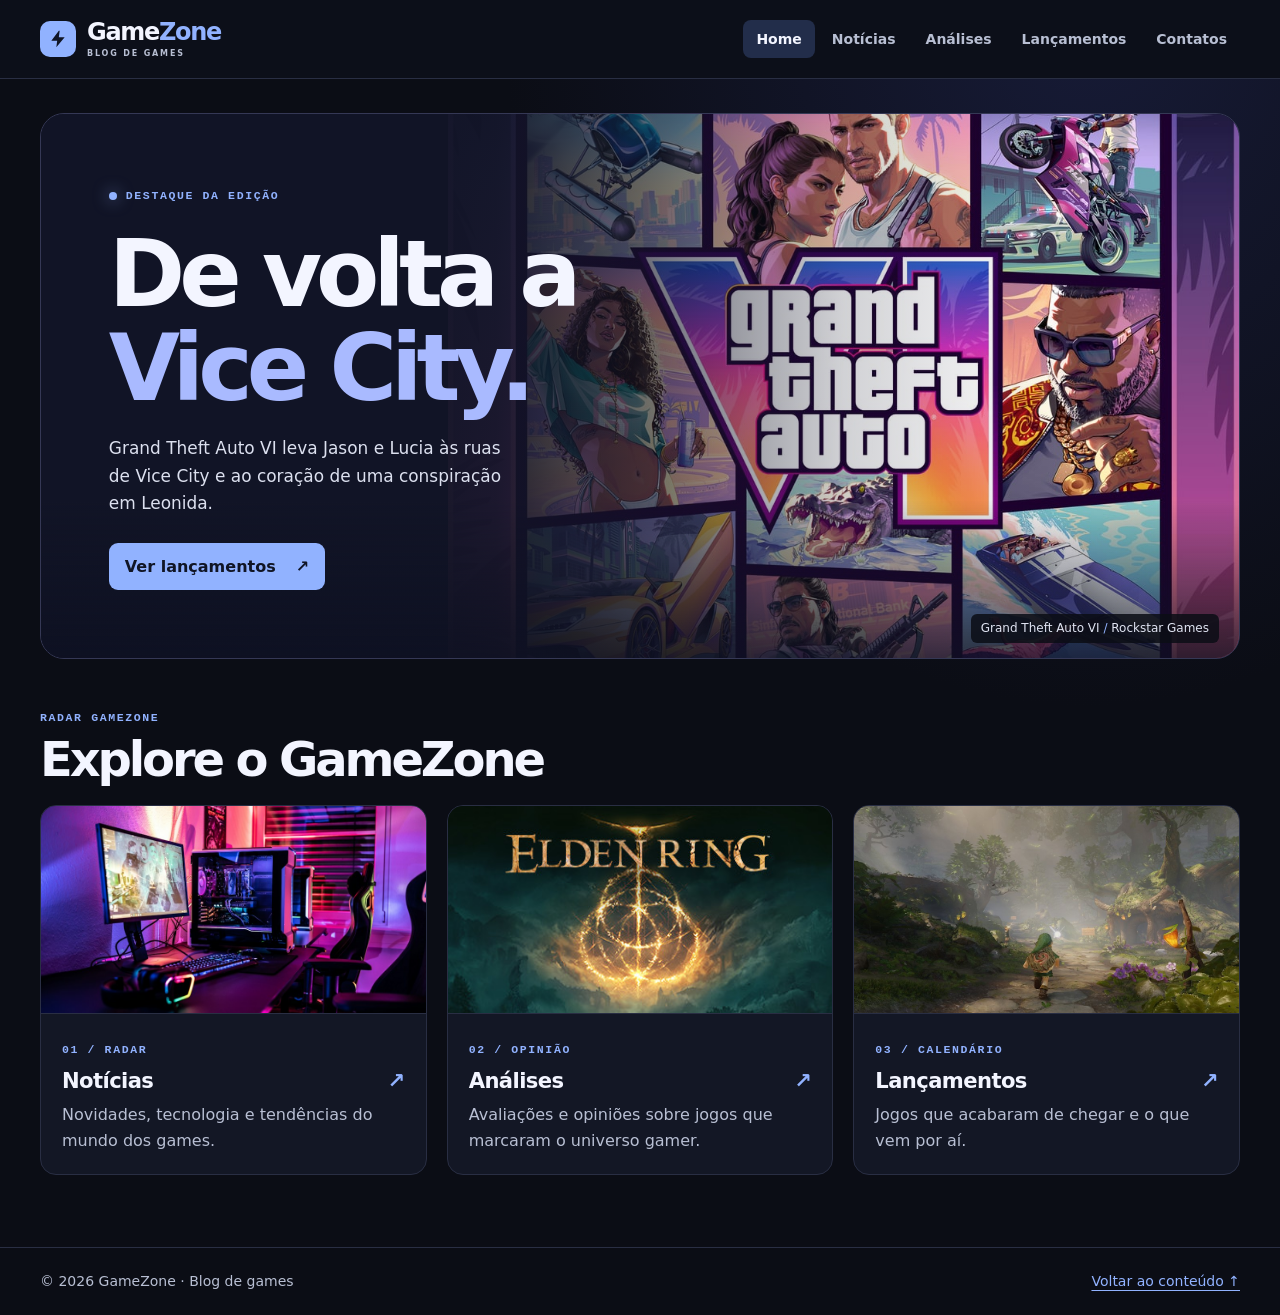
<file: index.html>
<!DOCTYPE html>
<html lang="pt-BR">
<head>
    <meta charset="UTF-8">
    <meta name="viewport" content="width=device-width, initial-scale=1.0">
    <title>GameZone | Home</title>
    <link rel="stylesheet" href="css/style.css">
</head>
<body>

    <a class="pular" href="#conteudo">Ir para o conteúdo</a>
    <header class="topo">
        <div class="container topo-conteudo">
            <a class="marca" href="index.html" aria-label="GameZone, página inicial">
                <svg class="marca-icone" viewBox="0 0 24 24" aria-hidden="true">
                    <path d="M13 2 4 14h7l-1 8 10-12h-7l1-8z" fill="currentColor"/>
                </svg>
                <span>Game<strong>Zone</strong><small>BLOG DE GAMES</small></span>
            </a>
            <nav class="menu" aria-label="Navegação principal">
                <a href="index.html" aria-current="page">Home</a>
                <a href="noticias.html">Notícias</a>
                <a href="analises.html">Análises</a>
                <a href="lancamentos.html">Lançamentos</a>
                <a href="contatos.html">Contatos</a>
            </nav>
        </div>
    </header>

    <main id="conteudo" class="container">
        <section class="hero" aria-labelledby="titulo-home">
            <img class="hero-imagem" src="imagens/gta-6.jpg" alt="">
            <div class="hero-conteudo">
                <span class="rotulo"><span class="sinal" aria-hidden="true"></span> Destaque da edição</span>
                <h1 id="titulo-home">De volta a<br><em>Vice City.</em></h1>
                <p>Grand Theft Auto VI leva Jason e Lucia às ruas de Vice City e ao coração de uma conspiração em Leonida.</p>
                <a class="botao" href="lancamentos.html">Ver lançamentos <span aria-hidden="true">↗</span></a>
            </div>
            <span class="hero-legenda">Grand Theft Auto VI <span aria-hidden="true">/</span> Rockstar Games</span>
        </section>

        <section class="destaques" aria-labelledby="titulo-destaques">
            <div class="cabecalho-secao">
                <span class="rotulo">Radar GameZone</span>
                <h2 id="titulo-destaques">Explore o GameZone</h2>
            </div>

            <div class="cards">
                <article class="card">
                    <a class="card-link" href="noticias.html">
                        <img src="imagens/noticia1.jpg" alt="">
                        <div class="card-conteudo">
                            <span class="rotulo">01 / Radar</span>
                            <h3>Notícias <span aria-hidden="true">↗</span></h3>
                            <p>Novidades, tecnologia e tendências do mundo dos games.</p>
                        </div>
                    </a>
                </article>

                <article class="card">
                    <a class="card-link" href="analises.html">
                        <img src="imagens/eldenring.jpg" alt="">
                        <div class="card-conteudo">
                            <span class="rotulo">02 / Opinião</span>
                            <h3>Análises <span aria-hidden="true">↗</span></h3>
                            <p>Avaliações e opiniões sobre jogos que marcaram o universo gamer.</p>
                        </div>
                    </a>
                </article>

                <article class="card">
                    <a class="card-link" href="lancamentos.html">
                        <img src="imagens/zelda-ocarina-of-time.jpg" alt="">
                        <div class="card-conteudo">
                            <span class="rotulo">03 / Calendário</span>
                            <h3>Lançamentos <span aria-hidden="true">↗</span></h3>
                            <p>Jogos que acabaram de chegar e o que vem por aí.</p>
                        </div>
                    </a>
                </article>
            </div>
        </section>
    </main>

    <footer class="rodape">
    <div class="container rodape-conteudo">
        <p>© 2026 GameZone · Blog de games</p>
        <a href="#conteudo">Voltar ao conteúdo ↑</a>
    </div>
</footer>

</body>
</html>
</file>
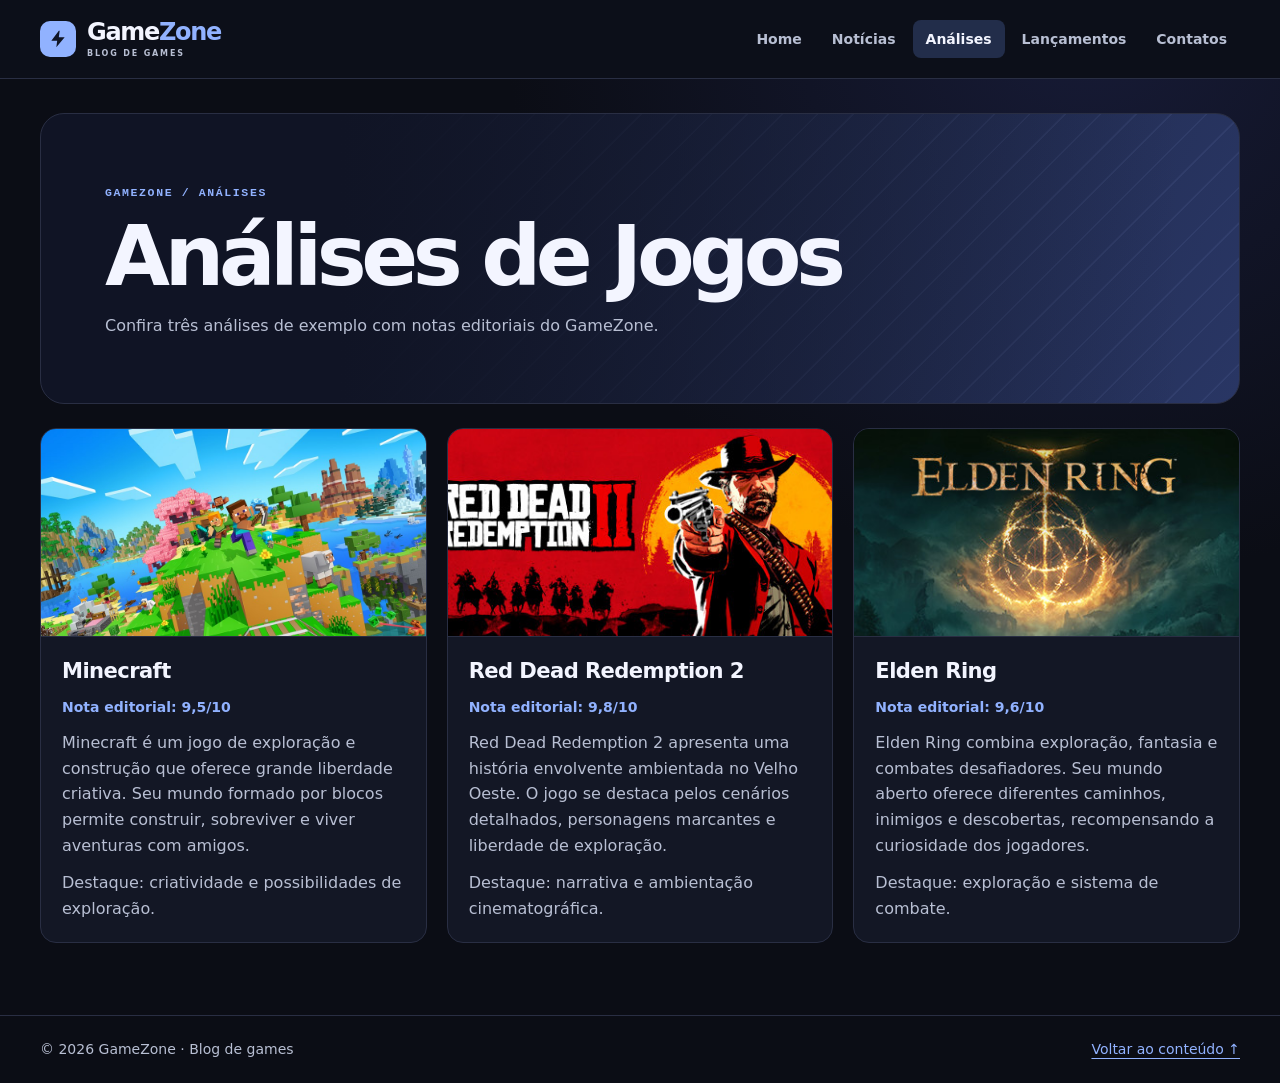
<file: analises.html>
<!DOCTYPE html>
<html lang="pt-BR">
<head>
    <meta charset="UTF-8">
    <meta name="viewport" content="width=device-width, initial-scale=1.0">
    <title>GameZone | Análises</title>
    <link rel="stylesheet" href="css/style.css">
</head>
<body>

    <a class="pular" href="#conteudo">Ir para o conteúdo</a>
    <header class="topo">
        <div class="container topo-conteudo">
            <a class="marca" href="index.html" aria-label="GameZone, página inicial">
                <svg class="marca-icone" viewBox="0 0 24 24" aria-hidden="true">
                    <path d="M13 2 4 14h7l-1 8 10-12h-7l1-8z" fill="currentColor"/>
                </svg>
                <span>Game<strong>Zone</strong><small>BLOG DE GAMES</small></span>
            </a>
            <nav class="menu" aria-label="Navegação principal">
                <a href="index.html">Home</a>
                <a href="noticias.html">Notícias</a>
                <a href="analises.html" aria-current="page">Análises</a>
                <a href="lancamentos.html">Lançamentos</a>
                <a href="contatos.html">Contatos</a>
            </nav>
        </div>
    </header>

<main id="conteudo" class="container pagina-interna">
    <section class="titulo-pagina">
        <span class="rotulo">GameZone / Análises</span>
        <h1>Análises de Jogos</h1>
        <p>
            Confira três análises de exemplo com notas editoriais do GameZone.
        </p>
    </section>

    <section class="cards" aria-label="Artigos da seção">

        <article class="card">
            <img src="imagens/minecraft.jpg"
                 alt="Jogo Minecraft">
            <div class="card-conteudo">
                <h3>Minecraft</h3>
                <p class="nota">Nota editorial: 9,5/10</p>
                <p>
                    Minecraft é um jogo de exploração
                    e construção que oferece grande
                    liberdade criativa. Seu mundo
                    formado por blocos permite
                    construir, sobreviver e viver
                    aventuras com amigos.
                </p>
                <p>
                    Destaque: criatividade e
                    possibilidades de exploração.
                </p>
            </div>
        </article>

        <article class="card">
            <img src="imagens/reddead.jpg"
                 alt="Red Dead Redemption 2">
            <div class="card-conteudo">
                <h3>Red Dead Redemption 2</h3>
                <p class="nota">Nota editorial: 9,8/10</p>
                <p>
                    Red Dead Redemption 2 apresenta
                    uma história envolvente ambientada
                    no Velho Oeste. O jogo se destaca
                    pelos cenários detalhados,
                    personagens marcantes e
                    liberdade de exploração.
                </p>
                <p>
                    Destaque: narrativa e
                    ambientação cinematográfica.
                </p>
            </div>
        </article>

        <article class="card">
            <img src="imagens/eldenring.jpg"
                 alt="Jogo Elden Ring">
            <div class="card-conteudo">
                <h3>Elden Ring</h3>
                <p class="nota">Nota editorial: 9,6/10</p>
                <p>
                    Elden Ring combina exploração,
                    fantasia e combates desafiadores.
                    Seu mundo aberto oferece
                    diferentes caminhos, inimigos
                    e descobertas, recompensando
                    a curiosidade dos jogadores.
                </p>
                <p>
                    Destaque: exploração e
                    sistema de combate.
                </p>
            </div>
        </article>

    </section>
</main>

<!-- Créditos das imagens
    minecraft.jpg — Mojang Studios / Xbox — https://www.xbox.com/en-US/games/store/1/9NXP44L49SHJ
    reddead.jpg — Rockstar Games / Steam — https://store.steampowered.com/app/1174180/
    eldenring.jpg — Bandai Namco / Steam — https://store.steampowered.com/app/1245620/
-->
<footer class="rodape">
    <div class="container rodape-conteudo">
        <p>© 2026 GameZone · Blog de games</p>
        <a href="#conteudo">Voltar ao conteúdo ↑</a>
    </div>
</footer>

</body>
</html>
</file>
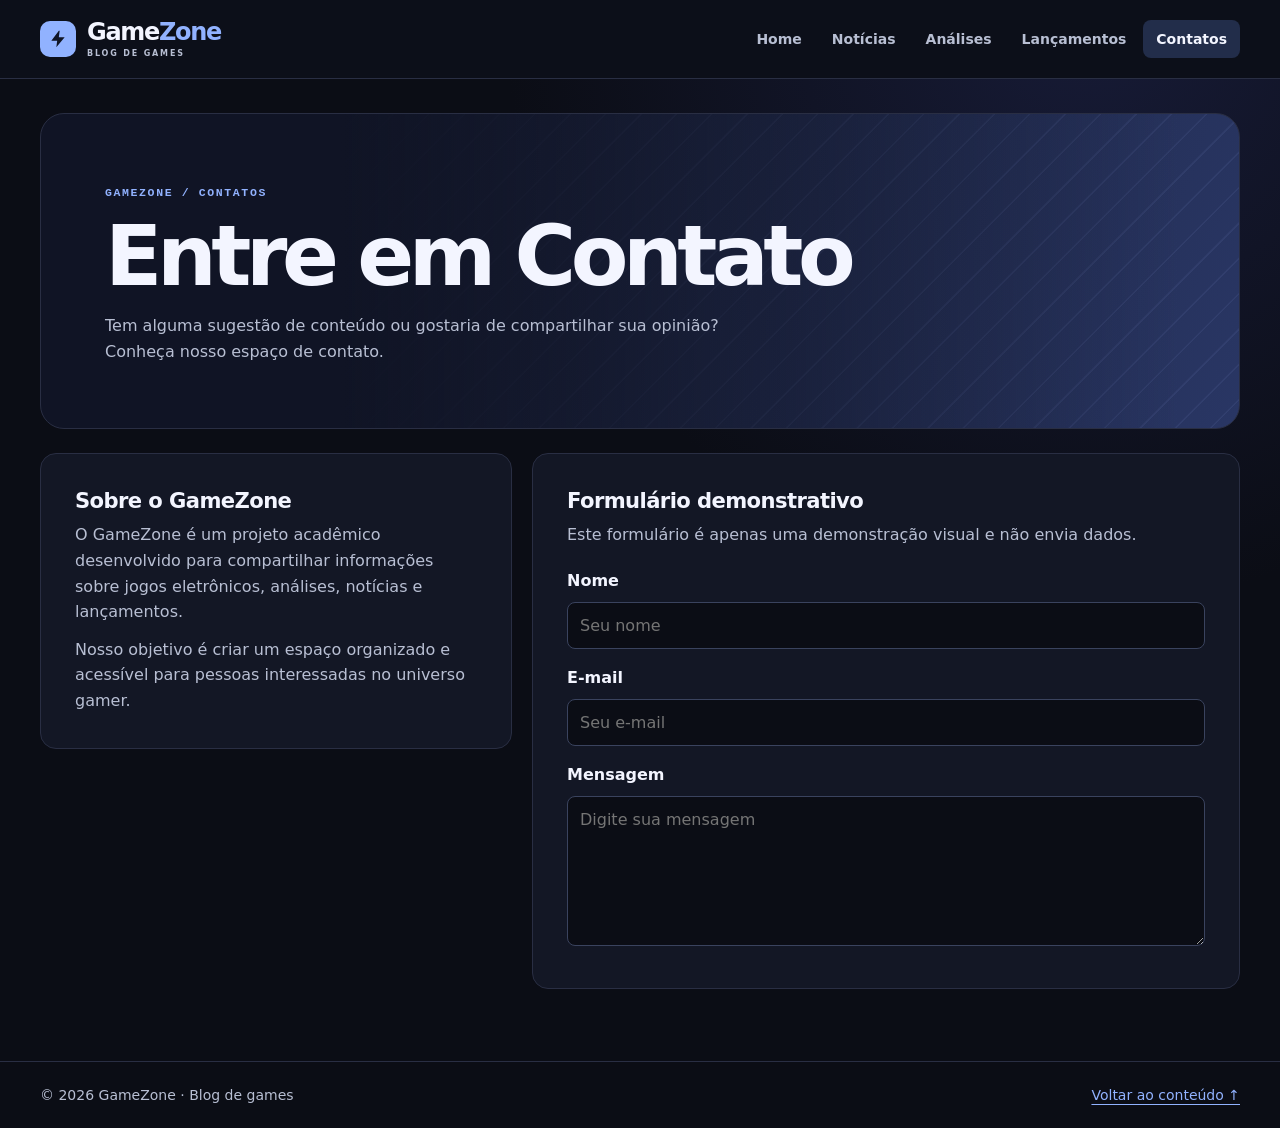
<file: contatos.html>
<!DOCTYPE html>
<html lang="pt-BR">
<head>
    <meta charset="UTF-8">
    <meta name="viewport" content="width=device-width, initial-scale=1.0">
    <title>GameZone | Contatos</title>
    <link rel="stylesheet" href="css/style.css">
</head>
<body>

    <a class="pular" href="#conteudo">Ir para o conteúdo</a>
    <header class="topo">
        <div class="container topo-conteudo">
            <a class="marca" href="index.html" aria-label="GameZone, página inicial">
                <svg class="marca-icone" viewBox="0 0 24 24" aria-hidden="true">
                    <path d="M13 2 4 14h7l-1 8 10-12h-7l1-8z" fill="currentColor"/>
                </svg>
                <span>Game<strong>Zone</strong><small>BLOG DE GAMES</small></span>
            </a>
            <nav class="menu" aria-label="Navegação principal">
                <a href="index.html">Home</a>
                <a href="noticias.html">Notícias</a>
                <a href="analises.html">Análises</a>
                <a href="lancamentos.html">Lançamentos</a>
                <a href="contatos.html" aria-current="page">Contatos</a>
            </nav>
        </div>
    </header>

<main id="conteudo" class="container pagina-interna">

    <section class="titulo-pagina">
        <span class="rotulo">GameZone / Contatos</span>
        <h1>Entre em Contato</h1>
        <p>
            Tem alguma sugestão de conteúdo
            ou gostaria de compartilhar sua opinião?
            Conheça nosso espaço de contato.
        </p>
    </section>

    <section class="contato-area">

        <div class="contato-info">
            <h3>Sobre o GameZone</h3>
            <p>
                O GameZone é um projeto acadêmico
                desenvolvido para compartilhar
                informações sobre jogos eletrônicos,
                análises, notícias e lançamentos.
            </p>
            <p>
                Nosso objetivo é criar um espaço
                organizado e acessível para pessoas
                interessadas no universo gamer.
            </p>
        </div>

        <div class="contato-formulario">
            <h3>Formulário demonstrativo</h3>
            <p>
                Este formulário é apenas uma
                demonstração visual e não envia dados.
            </p>

            <form onsubmit="return false">
                <label for="nome">Nome</label>
                <input type="text" id="nome"
                       name="nome" placeholder="Seu nome">

                <label for="email">E-mail</label>
                <input type="email" id="email"
                       name="email" placeholder="Seu e-mail">

                <label for="mensagem">Mensagem</label>
                <textarea id="mensagem" name="mensagem"
                          rows="5"
                          placeholder="Digite sua mensagem"></textarea>
            </form>
        </div>

    </section>

</main>

<footer class="rodape">
    <div class="container rodape-conteudo">
        <p>© 2026 GameZone · Blog de games</p>
        <a href="#conteudo">Voltar ao conteúdo ↑</a>
    </div>
</footer>

</body>
</html>
</file>
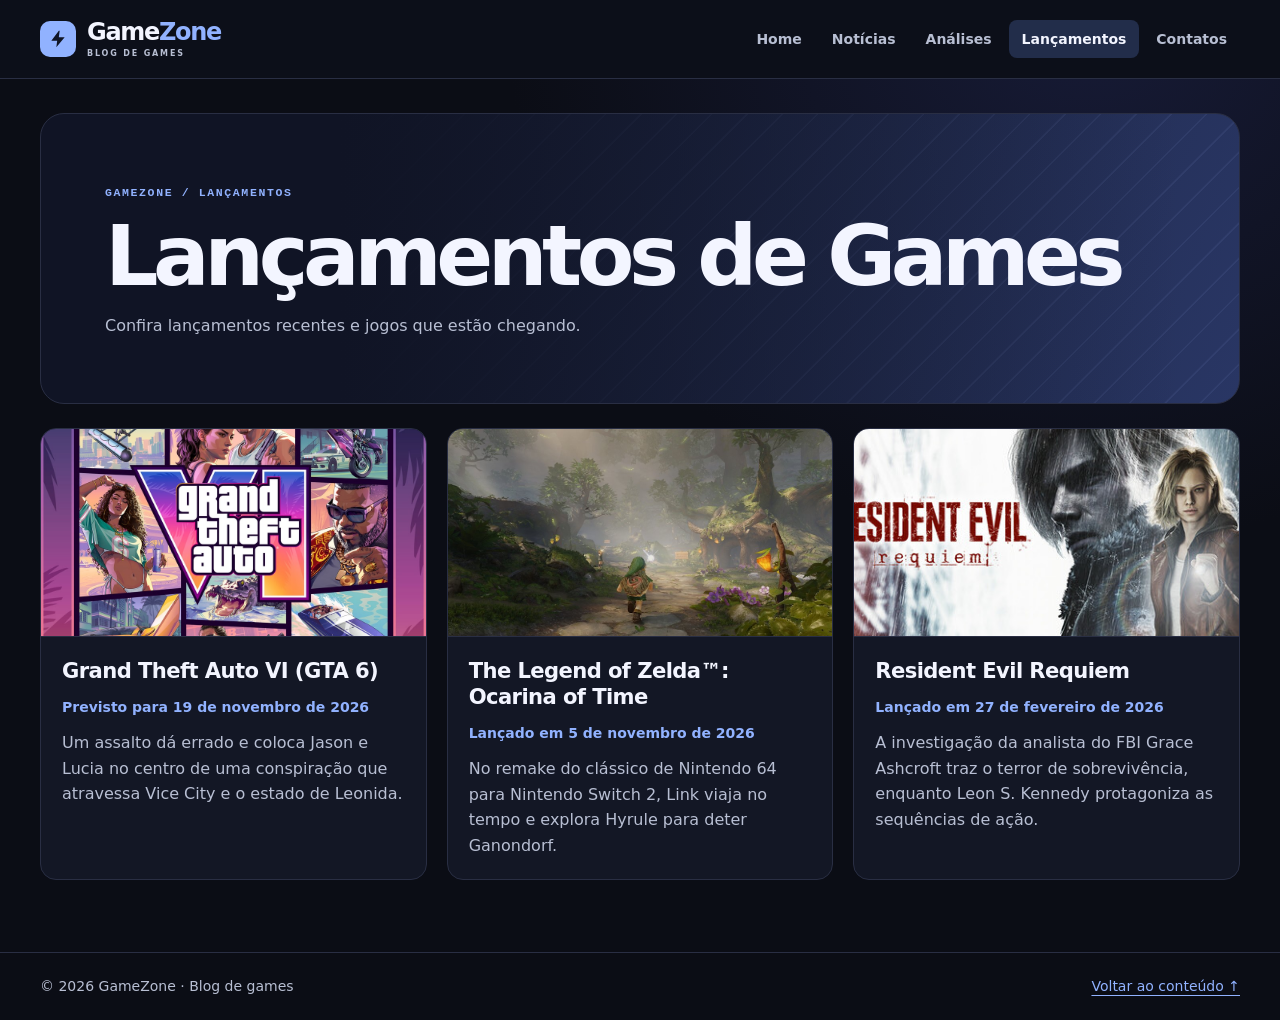
<file: lancamentos.html>
<!DOCTYPE html>
<html lang="pt-BR">
<head>
    <meta charset="UTF-8">
    <meta name="viewport" content="width=device-width, initial-scale=1.0">
    <title>GameZone | Lançamentos</title>
    <link rel="stylesheet" href="css/style.css">
</head>
<body>

    <a class="pular" href="#conteudo">Ir para o conteúdo</a>
    <header class="topo">
        <div class="container topo-conteudo">
            <a class="marca" href="index.html" aria-label="GameZone, página inicial">
                <svg class="marca-icone" viewBox="0 0 24 24" aria-hidden="true">
                    <path d="M13 2 4 14h7l-1 8 10-12h-7l1-8z" fill="currentColor"/>
                </svg>
                <span>Game<strong>Zone</strong><small>BLOG DE GAMES</small></span>
            </a>
            <nav class="menu" aria-label="Navegação principal">
                <a href="index.html">Home</a>
                <a href="noticias.html">Notícias</a>
                <a href="analises.html">Análises</a>
                <a href="lancamentos.html" aria-current="page">Lançamentos</a>
                <a href="contatos.html">Contatos</a>
            </nav>
        </div>
    </header>

<main id="conteudo" class="container pagina-interna">

    <section class="titulo-pagina">
        <span class="rotulo">GameZone / Lançamentos</span>
        <h1>Lançamentos de Games</h1>
        <p>
            Confira lançamentos recentes e jogos que estão chegando.
        </p>
    </section>

    <section class="cards" aria-label="Artigos da seção">

        <article class="card">
            <img src="imagens/gta-6.jpg"
                 alt="Arte promocional de Grand Theft Auto VI">
            <div class="card-conteudo">
                <h3>Grand Theft Auto VI (GTA 6)</h3>
                <p class="nota">Previsto para <time datetime="2026-11-19">19 de novembro de 2026</time></p>
                <p>
                    Um assalto dá errado e coloca Jason e Lucia no centro
                    de uma conspiração que atravessa Vice City e o estado de Leonida.
                </p>
            </div>
        </article>

        <article class="card">
            <img src="imagens/zelda-ocarina-of-time.jpg"
                 alt="Cena de The Legend of Zelda: Ocarina of Time para Nintendo Switch 2">
            <div class="card-conteudo">
                <h3>The Legend of Zelda™: Ocarina of Time</h3>
                <p class="nota">Lançado em <time datetime="2026-11-05">5 de novembro de 2026</time></p>
                <p>
                    No remake do clássico de Nintendo 64 para Nintendo Switch 2,
                    Link viaja no tempo e explora Hyrule para deter Ganondorf.
                </p>
            </div>
        </article>

        <article class="card">
            <img src="imagens/resident-evil-requiem.jpg"
                 alt="Arte promocional de Resident Evil Requiem">
            <div class="card-conteudo">
                <h3>Resident Evil Requiem</h3>
                <p class="nota">Lançado em <time datetime="2026-02-27">27 de fevereiro de 2026</time></p>
                <p>
                    A investigação da analista do FBI Grace Ashcroft traz o terror
                    de sobrevivência, enquanto Leon S. Kennedy protagoniza as
                    sequências de ação.
                </p>
            </div>
        </article>

    </section>
</main>

<!-- Créditos das imagens
    gta-6.jpg — Rockstar Games / PlayStation — https://www.playstation.com/en-us/games/grand-theft-auto-vi/
    zelda-ocarina-of-time.jpg — Nintendo — https://www.nintendo.com/us/store/products/the-legend-of-zelda-ocarina-of-time-125697/
    resident-evil-requiem.jpg — Capcom / Steam — https://store.steampowered.com/app/3764200/
-->
<footer class="rodape">
    <div class="container rodape-conteudo">
        <p>© 2026 GameZone · Blog de games</p>
        <a href="#conteudo">Voltar ao conteúdo ↑</a>
    </div>
</footer>

</body>
</html>
</file>
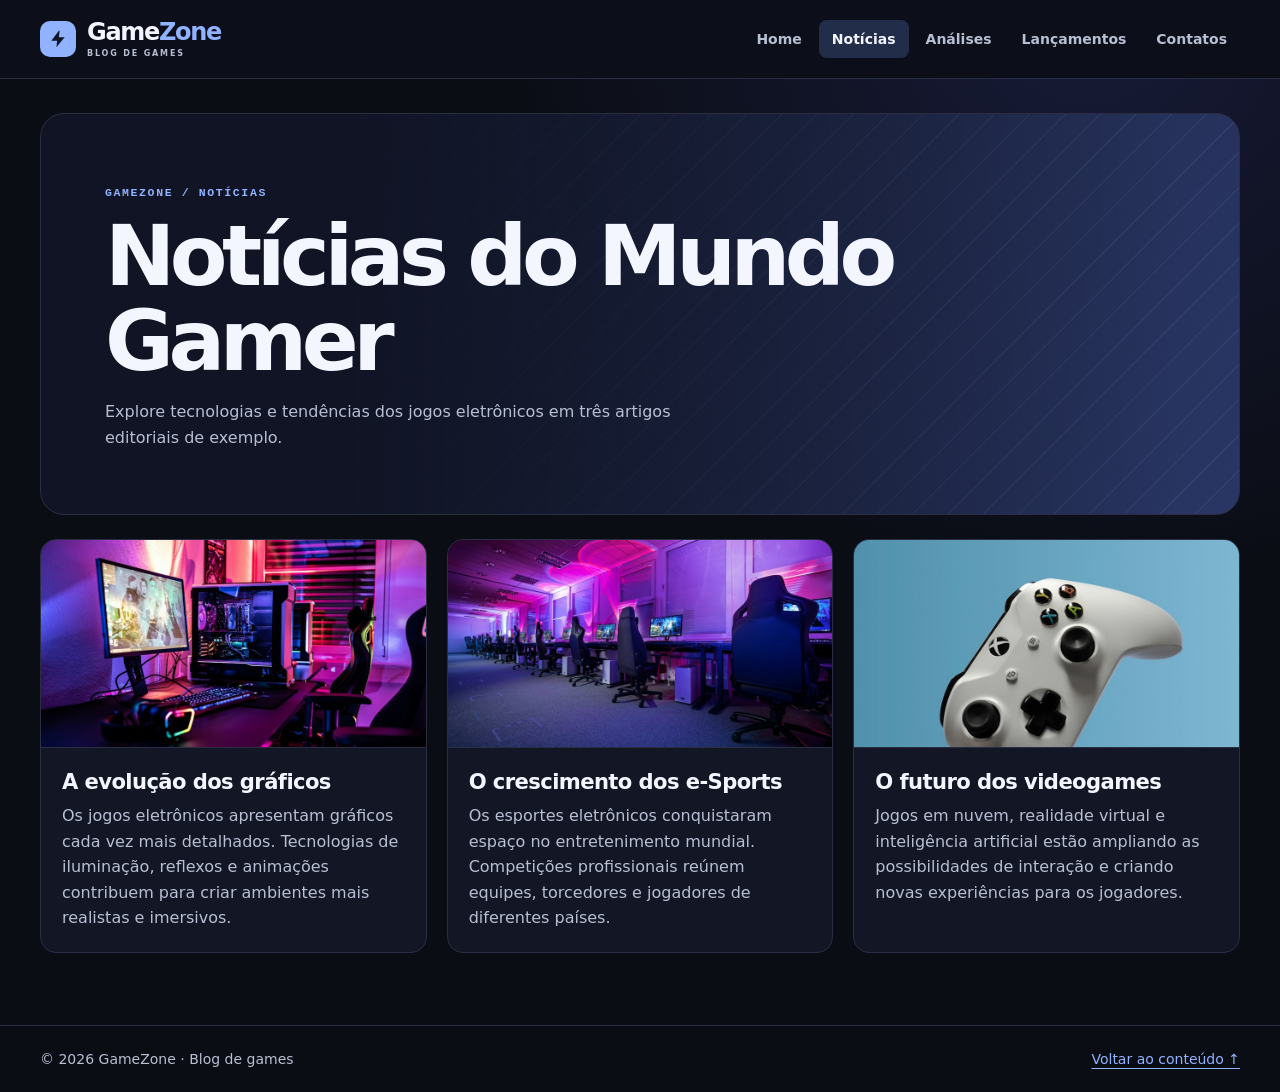
<file: noticias.html>
<!DOCTYPE html>
<html lang="pt-BR">
<head>
    <meta charset="UTF-8">
    <meta name="viewport" content="width=device-width, initial-scale=1.0">
    <title>GameZone | Notícias</title>
    <link rel="stylesheet" href="css/style.css">
</head>
<body>

    <a class="pular" href="#conteudo">Ir para o conteúdo</a>
    <header class="topo">
        <div class="container topo-conteudo">
            <a class="marca" href="index.html" aria-label="GameZone, página inicial">
                <svg class="marca-icone" viewBox="0 0 24 24" aria-hidden="true">
                    <path d="M13 2 4 14h7l-1 8 10-12h-7l1-8z" fill="currentColor"/>
                </svg>
                <span>Game<strong>Zone</strong><small>BLOG DE GAMES</small></span>
            </a>
            <nav class="menu" aria-label="Navegação principal">
                <a href="index.html">Home</a>
                <a href="noticias.html" aria-current="page">Notícias</a>
                <a href="analises.html">Análises</a>
                <a href="lancamentos.html">Lançamentos</a>
                <a href="contatos.html">Contatos</a>
            </nav>
        </div>
    </header>

<main id="conteudo" class="container pagina-interna">
    <section class="titulo-pagina">
        <span class="rotulo">GameZone / Notícias</span>
        <h1>Notícias do Mundo Gamer</h1>
        <p>
            Explore tecnologias e tendências dos jogos eletrônicos em três artigos editoriais de exemplo.
        </p>
    </section>

    <section class="cards" aria-label="Artigos da seção">

        <article class="card">
            <img src="imagens/noticia1.jpg"
                 alt="Computador para jogos">
            <div class="card-conteudo">
                <h3>A evolução dos gráficos</h3>
                <p>
                    Os jogos eletrônicos apresentam
                    gráficos cada vez mais detalhados.
                    Tecnologias de iluminação, reflexos
                    e animações contribuem para criar
                    ambientes mais realistas e imersivos.
                </p>
            </div>
        </article>

        <article class="card">
            <img src="imagens/noticia2.jpg"
                 alt="Jogadores usando computadores em uma sala de e-sports">
            <div class="card-conteudo">
                <h3>O crescimento dos e-Sports</h3>
                <p>
                    Os esportes eletrônicos conquistaram
                    espaço no entretenimento mundial.
                    Competições profissionais reúnem
                    equipes, torcedores e jogadores
                    de diferentes países.
                </p>
            </div>
        </article>

        <article class="card">
            <img src="imagens/noticia3.jpg"
                 alt="Controle de videogame">
            <div class="card-conteudo">
                <h3>O futuro dos videogames</h3>
                <p>
                    Jogos em nuvem, realidade virtual
                    e inteligência artificial estão
                    ampliando as possibilidades
                    de interação e criando novas
                    experiências para os jogadores.
                </p>
            </div>
        </article>

    </section>
</main>

<!-- Créditos das imagens
    noticia1.jpg — Unsplash — https://unsplash.com/photos/JomkRNkzKhE
    noticia2.jpg — ELLA DON / Unsplash — https://unsplash.com/photos/fK5Oomnc-Wk
    noticia3.jpg — AronPW / Unsplash — https://unsplash.com/photos/LB4SoQkmWGc
-->
<footer class="rodape">
    <div class="container rodape-conteudo">
        <p>© 2026 GameZone · Blog de games</p>
        <a href="#conteudo">Voltar ao conteúdo ↑</a>
    </div>
</footer>

</body>
</html>
</file>
<file: css/style.css>
:root {
    color-scheme: dark;
    --fundo: #0b0d15;
    --painel: #131725;
    --borda: #292e43;
    --texto: #f3f5ff;
    --suave: #b8bfd3;
    --azul: #91b2ff;
}

* { box-sizing: border-box; }

body {
    margin: 0;
    min-height: 100vh;
    display: flex;
    flex-direction: column;
    background: radial-gradient(ellipse at 85% 0%, #171b37 0%, transparent 38%), var(--fundo);
    color: var(--texto);
    font: 1rem/1.6 "Segoe UI", system-ui, sans-serif;
}

h1, h2, h3, p { margin: 0; }

a { color: inherit; }

a:focus-visible, input:focus-visible, textarea:focus-visible {
    outline: 2px solid var(--azul);
    outline-offset: 4px;
}

.container {
    width: min(1200px, calc(100% - 64px));
    margin-inline: auto;
}

main { flex: 1; }

.pular {
    position: absolute;
    z-index: 2;
    top: 10px;
    left: 10px;
    padding: 8px 16px;
    border-radius: 8px;
    background: var(--azul);
    color: #101525;
    transform: translateY(-150%);
}

.pular:focus { transform: none; }

.topo {
    background: #0c0f19;
    border-bottom: 1px solid var(--borda);
}

.topo-conteudo, .rodape-conteudo {
    display: flex;
    justify-content: space-between;
    align-items: center;
    gap: 20px;
}

.topo-conteudo { min-height: 78px; }

.marca {
    display: inline-flex;
    align-items: center;
    gap: 11px;
    text-decoration: none;
    font-size: 24px;
    font-weight: 800;
    letter-spacing: -.055em;
    line-height: 1;
}

.marca strong { color: var(--azul); }

.marca small {
    display: block;
    margin-top: 6px;
    color: var(--suave);
    font-size: 8px;
    letter-spacing: .23em;
}

.marca-icone {
    width: 36px;
    height: 36px;
    padding: 8px;
    border-radius: 10px;
    background: var(--azul);
    color: #101525;
}

.menu {
    display: flex;
    flex-wrap: wrap;
    gap: 4px;
}

.menu a {
    padding: 8px 13px;
    border-radius: 8px;
    text-decoration: none;
    color: var(--suave);
    font-size: .875rem;
    font-weight: 650;
}

.menu a:hover, .menu a[aria-current="page"] {
    color: var(--texto);
    background: #222d4a;
}

.hero {
    position: relative;
    isolation: isolate;
    display: grid;
    align-items: center;
    min-height: 510px;
    overflow: hidden;
    margin-top: 34px;
    border: 1px solid #353855;
    border-radius: 24px;
    background: #111426;
}

.hero-imagem {
    position: absolute;
    inset: 0 0 0 auto;
    width: 66%;
    height: 100%;
    object-fit: cover;
    z-index: -2;
}

.hero::before {
    content: "";
    position: absolute;
    inset: 0;
    z-index: -1;
    background:
        linear-gradient(0deg, #0d1021c9, transparent 29%),
        linear-gradient(90deg, #111426 27%, #111426ed 38%, #11142631 67%, transparent 85%);
}

.hero-conteudo {
    position: relative;
    max-width: 630px;
    padding: clamp(30px, 5.3vw, 76px);
}

.rotulo {
    display: inline-flex;
    align-items: center;
    gap: 9px;
    color: var(--azul);
    font: 700 .72rem/1.4 Consolas, monospace;
    text-transform: uppercase;
    letter-spacing: .14em;
}

.sinal {
    width: 8px;
    height: 8px;
    border-radius: 50%;
    background: var(--azul);
    box-shadow: 0 0 16px #91b2ffaa;
}

.hero h1, .titulo-pagina h1, .cabecalho-secao h2 {
    font-weight: 850;
    letter-spacing: -.065em;
    line-height: 1.02;
}

.hero h1 {
    margin: 20px 0;
    font-size: clamp(3.25rem, 7.2vw, 6.6rem);
}

.hero em {
    color: #a9baff;
    font-style: normal;
}

.hero p {
    max-width: 37ch;
    color: #dce0ef;
    font-size: 1.06rem;
}

.botao {
    display: inline-flex;
    align-items: center;
    gap: 20px;
    margin-top: 26px;
    padding: 11px 16px;
    border-radius: 9px;
    background: var(--azul);
    color: #101525;
    text-decoration: none;
    font-weight: 750;
}

.botao:hover { background: #b6ccff; }

.hero-legenda {
    position: absolute;
    right: 20px;
    bottom: 15px;
    padding: 5px 10px;
    border-radius: 6px;
    background: #0b0d16da;
    color: #e0e4f2;
    font-size: .75rem;
}

.hero-legenda span { color: var(--azul); }

.destaques, .pagina-interna { padding-bottom: 72px; }

.cabecalho-secao {
    margin: 44px 0 21px;
}

.cabecalho-secao h2 {
    margin-top: 6px;
    font-size: clamp(1.95rem, 4vw, 3rem);
}

.cards {
    display: grid;
    grid-template-columns: repeat(3, minmax(0, 1fr));
    gap: 20px;
}

.card, .contato-info, .contato-formulario {
    overflow: hidden;
    border: 1px solid var(--borda);
    border-radius: 16px;
    background: var(--painel);
}

.card:has(.card-link):hover, .card:focus-within { border-color: var(--azul); }

.card img {
    display: block;
    width: 100%;
    aspect-ratio: 1.85;
    object-fit: cover;
    border-bottom: 1px solid var(--borda);
}

.card-link {
    display: block;
    height: 100%;
    color: inherit;
    text-decoration: none;
}

.card-link:focus-visible { outline-offset: -4px; }

.card-conteudo { padding: 21px; }

.card h3, .contato-area h3 {
    margin-bottom: 8px;
    font-size: 1.32rem;
    line-height: 1.23;
    letter-spacing: -.028em;
}

.card-link h3 {
    display: flex;
    justify-content: space-between;
    gap: 10px;
    margin-top: 8px;
}

.card-link h3 span, .card .nota { color: var(--azul); }

.card p, .contato-area p { color: var(--suave); }

.card .nota {
    margin: 12px 0;
    font-size: .875rem;
    font-weight: 700;
}

.card-conteudo p + p, .contato-area p + p { margin-top: 12px; }

.titulo-pagina {
    position: relative;
    overflow: hidden;
    margin: 34px 0 24px;
    padding: clamp(25px, 5.3vw, 64px);
    border: 1px solid var(--borda);
    border-radius: 24px;
    background:
        linear-gradient(90deg, #101425 25%, transparent 95%),
        repeating-linear-gradient(135deg, transparent 0 23px, #a4b8ff13 24px 25px),
        linear-gradient(110deg, #14192b, #293664);
}

.titulo-pagina h1 {
    margin: 10px 0 14px;
    font-size: clamp(2.5rem, 6.6vw, 5.25rem);
}

.titulo-pagina p {
    max-width: 61ch;
    color: var(--suave);
}

.contato-area {
    display: grid;
    grid-template-columns: minmax(0, 2fr) minmax(0, 3fr);
    align-items: start;
    gap: 20px;
}

.contato-info, .contato-formulario { padding: clamp(20px, 3vw, 34px); }

.contato-formulario form {
    display: grid;
    gap: 8px;
    margin-top: 20px;
}

.contato-formulario label { font-weight: 650; }

.contato-formulario input, .contato-formulario textarea {
    width: 100%;
    margin-bottom: 8px;
    padding: 10px 12px;
    border: 1px solid #3a435e;
    border-radius: 8px;
    background: var(--fundo);
    color: var(--texto);
    font: inherit;
}

.contato-formulario textarea { resize: vertical; }

.rodape {
    padding: 22px 0;
    border-top: 1px solid var(--borda);
    color: var(--suave);
    font-size: .875rem;
}

.rodape a {
    color: var(--azul);
    text-underline-offset: 4px;
}

@media (max-width: 760px) {
    .container { width: min(600px, calc(100% - 32px)); }

    .topo-conteudo {
        flex-direction: column;
        align-items: flex-start;
        gap: 10px;
        padding-block: 15px 9px;
    }

    .menu { margin-left: -6px; }
    .menu a { padding: 6px; }

    .hero {
        grid-template-rows: auto auto;
        margin-top: 18px;
        min-height: 0;
        border-radius: 16px;
    }

    .hero-imagem {
        position: static;
        width: 100%;
        height: auto;
        aspect-ratio: 1.7;
        object-position: center 44%;
    }

    .hero::before { content: none; }

    .hero-conteudo { padding: 26px 20px 28px; }

    .hero-legenda { display: none; }

    .cards, .contato-area { grid-template-columns: 1fr; }

    .rodape-conteudo { flex-wrap: wrap; }
}
</file>
